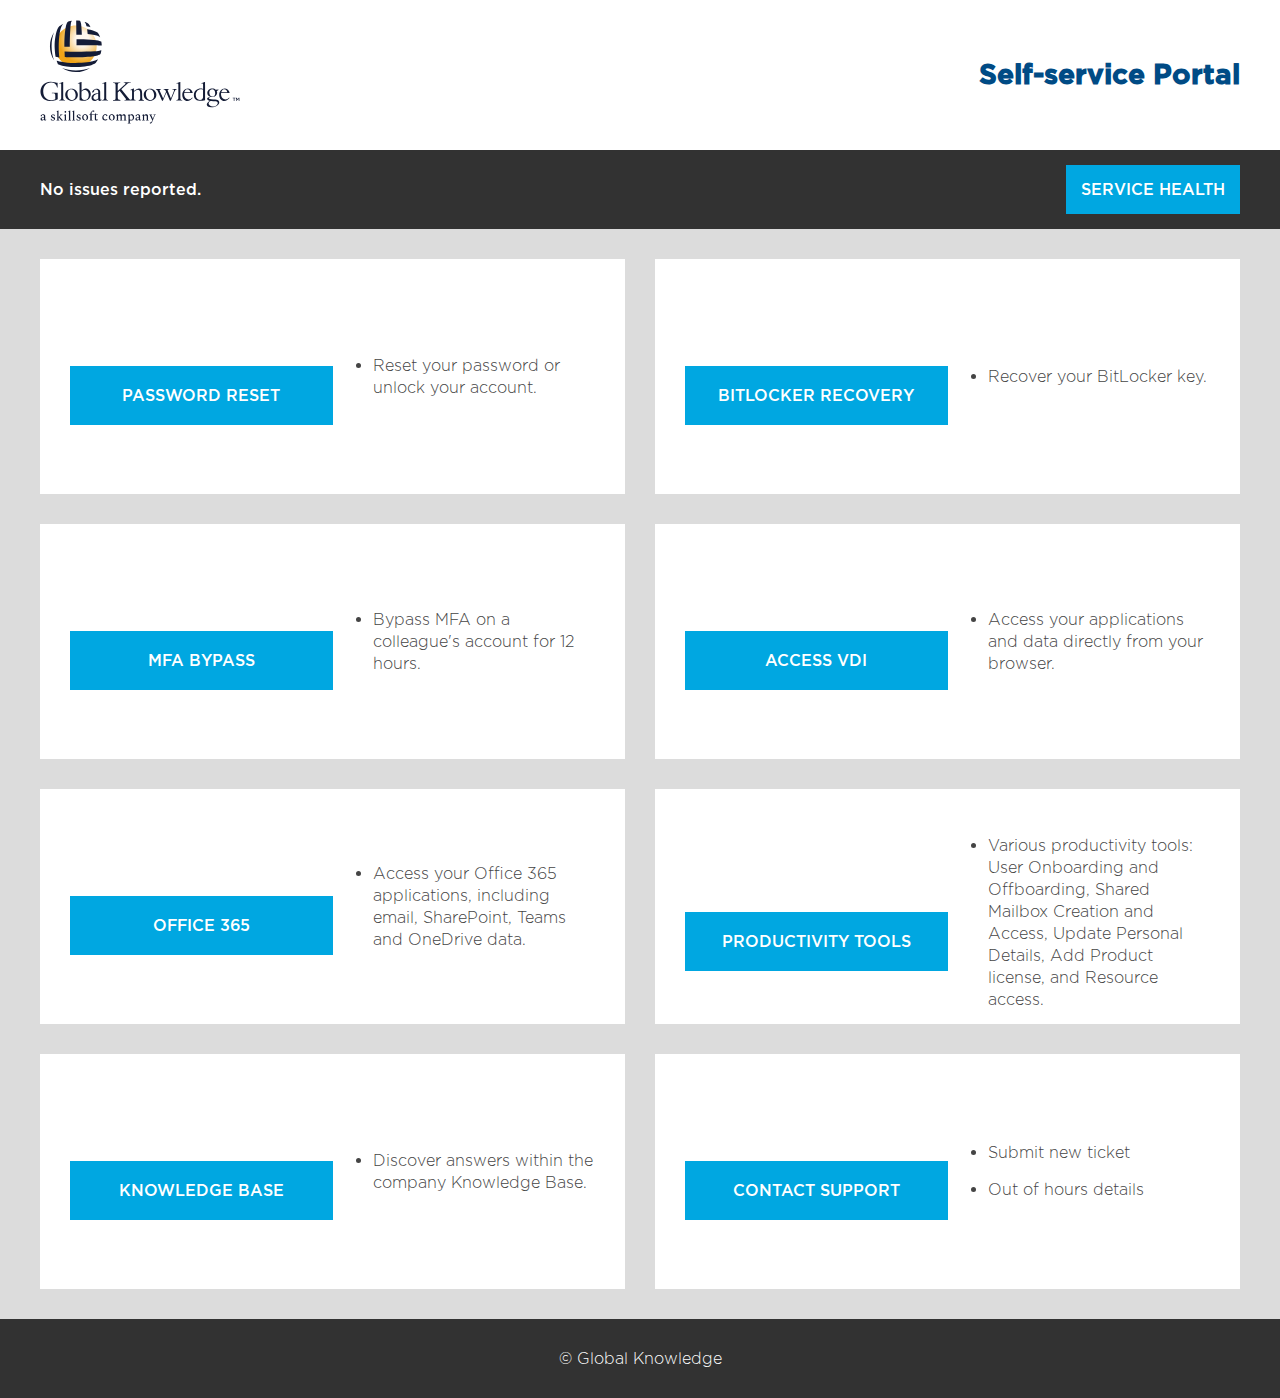
<file: index.html>
<!doctype html>
<html lang="en">

<head>
    <!-- Global site tag (gtag.js) - Google Analytics -->
    <script async src="https://www.googletagmanager.com/gtag/js?id=UA-157516369-1"></script>
    <script>
        window.dataLayer = window.dataLayer || [];
        function gtag() { dataLayer.push(arguments); }
        gtag('js', new Date());

        gtag('config', 'UA-157516369-1');
    </script>

    <!-- Google Tag Manager -->
    <script>(function (w, d, s, l, i) {
            w[l] = w[l] || []; w[l].push({
                'gtm.start':
                    new Date().getTime(), event: 'gtm.js'
            }); var f = d.getElementsByTagName(s)[0],
                j = d.createElement(s), dl = l != 'dataLayer' ? '&l=' + l : ''; j.async = true; j.src =
                    'https://www.googletagmanager.com/gtm.js?id=' + i + dl; f.parentNode.insertBefore(j, f);
        })(window, document, 'script', 'dataLayer', 'GTM-KXWKX5N');</script>
    <!-- End Google Tag Manager -->

    <!-- Required meta tags -->
    <meta charset="utf-8">
    <meta name="viewport" content="width=device-width, initial-scale=1, shrink-to-fit=no">
    <meta name="robots" content="noindex, nofollow">
    <meta name="author" content="Adam Dale">
    <!-- GK CSS -->
    <link rel="stylesheet" href="gk-selfservice.css">
    <!-- Office Fabric UI CSS for Icons -->
    <link rel="stylesheet"
        href="https://static2.sharepointonline.com/files/fabric/office-ui-fabric-js/1.4.0/css/fabric.min.css" />
    <!-- Check out this URL for a list of Icons
    https://developer.microsoft.com/en-us/fabric#/styles/web/icons
    -->

    <!-- Service Desk -->
    <script src="https://code.jquery.com/jquery-2.1.4.min.js"></script>
    <!-- End Service Desk -->

    <title>Self-service Portal</title>

</head>

<body onload="gk.checkNotifications()">


    <header>
        <div class="header u-centered">
            <div class="header__inside header__inside--left">
                <img src="gk-logo.svg" alt="GK Logo" class="header__img" />
            </div>

            <div class="header__inside header__inside--right">
                <h1 class="header__heading">Self-service Portal</h1>
            </div>

        </div>
    </header>

    <!-- Google Tag Manager (noscript) -->
    <noscript><iframe src="https://www.googletagmanager.com/ns.html?id=GTM-KXWKX5N" height="0" width="0"
            style="display:none;visibility:hidden"></iframe></noscript>
    <!-- End Google Tag Manager (noscript) -->

    <main>

        <!-- DYNAMIC NOTIFICATION AREA -->

        <section id="notification" class="u-offset">

            <!-- WHAT IS DYNAMICALLY RENDERED BY JS - UNCOMMENT TO SEE -->
            <div class="notification notification--normal" role="alert">
                <div class="notification__body u-centered">
                    <div class="message">
                        <div class="message__inside message__inside--left"><span>No issues reported.</span></div>
                        <div class="message__inside message__inside--right">
                            <a title="SERVICE HEALTH"
                                href="https://globalknowledge4.sharepoint.com/sites/automation/it-notifications-process/Lists/servicehealth/AllItems.aspx"
                                class="message__anchor message__anchor--i" target="_blank">SERVICE HEALTH</a>
                        </div>
                    </div>
                </div>
            </div>
            <!-- END WHAT IS DYNAMICALLY RENDERED BY JS - UNCOMMENT TO SEE -->

        </section>

        <!-- END DYNAMIC NOTIFICATION AREA -->

        <section class="services">

            <!--<h2 class="services__heading">Self-service options</h2>-->

            <div class="u-centered">

                <div class="container">

                    <!-- COMPLETE SERVICE BLOCK MOCKUP -->
                    <!--<div class="item">
                        <div class="service">
                            <div class="box">
                                <div class="box__inside box__inside--left self">
                                    <i class="ms-Icon ms-Icon--Unlock box__inside__icon"></i>
                                    <h3 class="box__inside__title">Unlock your Account</h3>
                                    <a title="#" href="#" class="box__inside__anchor">LAUNCH SERVICE</a>
                                </div>
                                <div class="box__inside box__inside--right">
                                    <ul class="u-list">
                                        <li>Some information about Service description 1</li>
                                        <li>Some information about Service description 2</li>
                                    </ul>
                                </div>
                            </div>
                        </div>
                    </div>-->
                    <!-- END COMPLETE SERVICE BLOCK MOCKUP -->

                    <!-- SERVICE BLOCK -->
                    <div class="item">
                        <div class="service">
                            <div class="box">
                                <div class="box__inside box__inside--left self">
                                    <i class="ms-Icon ms-Icon--Unlock box__inside__icon"></i>
                                    <h3></h3>
                                    <a title="PASSWORD RESET" href="https://aka.ms/sspr" target="_blank"
                                        class="box__inside__anchor">PASSWORD RESET</a>
                                </div>
                                <div class="box__inside box__inside--right">
                                    <ul class="u-list">
                                        <li>Reset your password or unlock your account.</li>

                                    </ul>
                                </div>
                            </div>
                        </div>
                    </div>
                    <!-- END SERVICE BLOCK -->

                    <!-- SERVICE BLOCK -->
                    <div class="item">
                        <div class="service">
                            <div class="box">
                                <div class="box__inside box__inside--left self">
                                    <i class="ms-Icon ms-Icon--LifesaverLock box__inside__icon"></i>
                                    <h3></h3>
                                    <a title="BITLOCKER RECOVERY"
                                        href="https://apps.powerapps.com/play/16dcf90a-e285-41cf-9876-8d63aab89b3f?tenantId=defa54f3-4877-425b-8965-eb5fbfd108ce"
                                        target="_blank" class="box__inside__anchor">BITLOCKER RECOVERY</a>
                                </div>
                                <div class="box__inside box__inside--right">
                                    <ul class="u-list">
                                        <li>Recover your BitLocker key.</li>
                                    </ul>
                                </div>
                            </div>
                        </div>
                    </div>
                    <!-- END SERVICE BLOCK -->

                    <!-- SERVICE BLOCK -->
                    <div class="item">
                        <div class="service">
                            <div class="box">
                                <div class="box__inside box__inside--left self">
                                    <i class="ms-Icon ms-Icon--BlockContact box__inside__icon"></i>
                                    <h3></h3>
                                    <a title="MFA BYPASS"
                                        href="https://apps.powerapps.com/play/0a472d41-19d3-4b2f-ac0a-923b1c0c31d1?tenantId=defa54f3-4877-425b-8965-eb5fbfd108ce"
                                        target="_blank" class="box__inside__anchor">MFA
                                        BYPASS</a>
                                </div>
                                <div class="box__inside box__inside--right">
                                    <ul class="u-list">
                                        <li>Bypass MFA on a colleague's account for 12 hours.</li>
                                    </ul>
                                </div>
                            </div>
                        </div>
                    </div>
                    <!-- END SERVICE BLOCK -->

                    <!-- SERVICE BLOCK -->
                    <div class="item">
                        <div class="service">
                            <div class="box">
                                <div class="box__inside box__inside--left self">
                                    <i class="ms-Icon ms-Icon--PC1 box__inside__icon"></i>
                                    <h3></h3>
                                    <a title="ACCESS VDI" href="https://rdweb.wvd.microsoft.com/arm/webclient/index.html"
                                        target="_blank" class="box__inside__anchor">ACCESS VDI</a>
                                </div>
                                <div class="box__inside box__inside--right">
                                    <ul class="u-list">
                                        <li>Access your applications and data directly from your browser.</li>
                                </div>
                            </div>
                        </div>
                    </div>
                    <!-- END SERVICE BLOCK -->

                    <!-- SERVICE BLOCK -->
                    <div class="item">
                        <div class="service">
                            <div class="box">
                                <div class="box__inside box__inside--left self">
                                    <i class="ms-Icon ms-Icon--OfficeLogo box__inside__icon"></i>
                                    <h3></h3>
                                    <a title="OFFICE 365" href="https://portal.office.com" target="_blank"
                                        class="box__inside__anchor">OFFICE 365</a>
                                </div>
                                <div class="box__inside box__inside--right">
                                    <ul class="u-list">
                                        <li>Access your Office 365 applications, including email, SharePoint, Teams and
                                            OneDrive data.</li>
                                    </ul>
                                </div>
                            </div>
                        </div>
                    </div>
                    <!-- END SERVICE BLOCK -->

                    <!-- SERVICE BLOCK -->
                    <div class="item">
                        <div class="service">
                            <div class="box">
                                <div class="box__inside box__inside--left self">
                                    <i class="ms-Icon ms-Icon--DeveloperTools box__inside__icon"></i>
                                    <h3></h3>
                                    <a title="PRODUCTIVITY TOOLS" href="./productivity.html" target="_blank"
                                        class="box__inside__anchor">PRODUCTIVITY TOOLS</a>
                                </div>
                                <div class="box__inside box__inside--right">
                                    <ul class="u-list">
                                        <li>Various productivity tools: User Onboarding and Offboarding, Shared Mailbox
                                            Creation and Access, Update Personal Details, Add Product license, and
                                            Resource access.</li>
                                    </ul>
                                </div>
                            </div>
                        </div>
                    </div>
                    <!-- END SERVICE BLOCK -->

                    <!-- SERVICE BLOCK -->
                    <div class="item">
                        <div class="service">
                            <div class="box">
                                <div class="box__inside box__inside--left self">
                                    <i class="ms-Icon ms-Icon--Articles box__inside__icon"></i>
                                    <h3></h3>
                                    <a title="KNOWLEDGE BASE" href="https://kb.globalknowledge.com" target="_blank"
                                        class="box__inside__anchor">KNOWLEDGE BASE</a>
                                </div>
                                <div class="box__inside box__inside--right">
                                    <ul class="u-list">
                                        <li>Discover answers within the company Knowledge Base.</li>
                                    </ul>
                                </div>
                            </div>
                        </div>
                    </div>
                    <!-- END SERVICE BLOCK -->

                    <!-- SERVICE BLOCK -->
                    <div class="item">
                        <div class="service">
                            <div class="box">
                                <div class="box__inside box__inside--left self">
                                    <i class="ms-Icon ms-Icon--PeopleAlert box__inside__icon"></i>
                                    <h3></h3>
                                    <a title="OUT OF HOURS" href="./ooh.html" target="_blank"
                                        class="box__inside__anchor">CONTACT SUPPORT</a>
                                </div>
                                <div class="box__inside box__inside--right">
                                    <ul class="u-list">
                                        <li>Submit new ticket</li>
                                        <li>Out of hours details</li>
                                    </ul>
                                </div>
                            </div>
                        </div>
                    </div>
                    <!-- END SERVICE BLOCK -->                                       

                </div>

            </div>

        </section>

    </main>

    <footer>
        <span>&copy; Global Knowledge</span>
    </footer>

    <script>

        var gk = {

            checkNotifications: function () {

                gk.service_url = 'https://sanortheuropegslrs01gk.blob.core.windows.net/$web/message.json?_=' + new Date().getTime();

                gk.xmlhttp = new XMLHttpRequest();

                gk.xmlhttp.open('GET', gk.service_url);
                gk.xmlhttp.send();

                gk.xmlhttp.onload = function () {

                    if (this.status != 200) {

                        return;

                    }
                    else {

                        gk.response = JSON.parse(this.responseText);

                        if (gk.response.show) {

                            gk.notification = "<div class=\"notification " + gk.response.class + "\" role=\"alert\"><div class=\"notification__body u-centered\"><div class=\"message\"><div class=\"message__inside message__inside--left\"><span>" + gk.response.message + "</span></div><div class=\"message__inside message__inside--right\"><a title=\"ACTIVE ISSUES\" href=\" " + gk.response.active_issues + " \" class=\"message__anchor " + gk.response.anchor_css + "\" target=\"_blank\">ACTIVE ISSUES</a></div></div></div></div>";

                            document.getElementById("notification").innerHTML = gk.notification;

                        }

                    }

                }

                gk.xmlhttp.onerror = function () {

                    return;

                }

            }

        }

    </script>

    <script src="https://servicedesk.globalknowledge.com/assets/chat/chat.min.js"></script>
    <script>
        $(function () {
            new ZammadChat({
                background: '#132121',
                fontSize: '12px',
                chatId: 1
            });
        });
    </script>


</body>

</html>
</file>
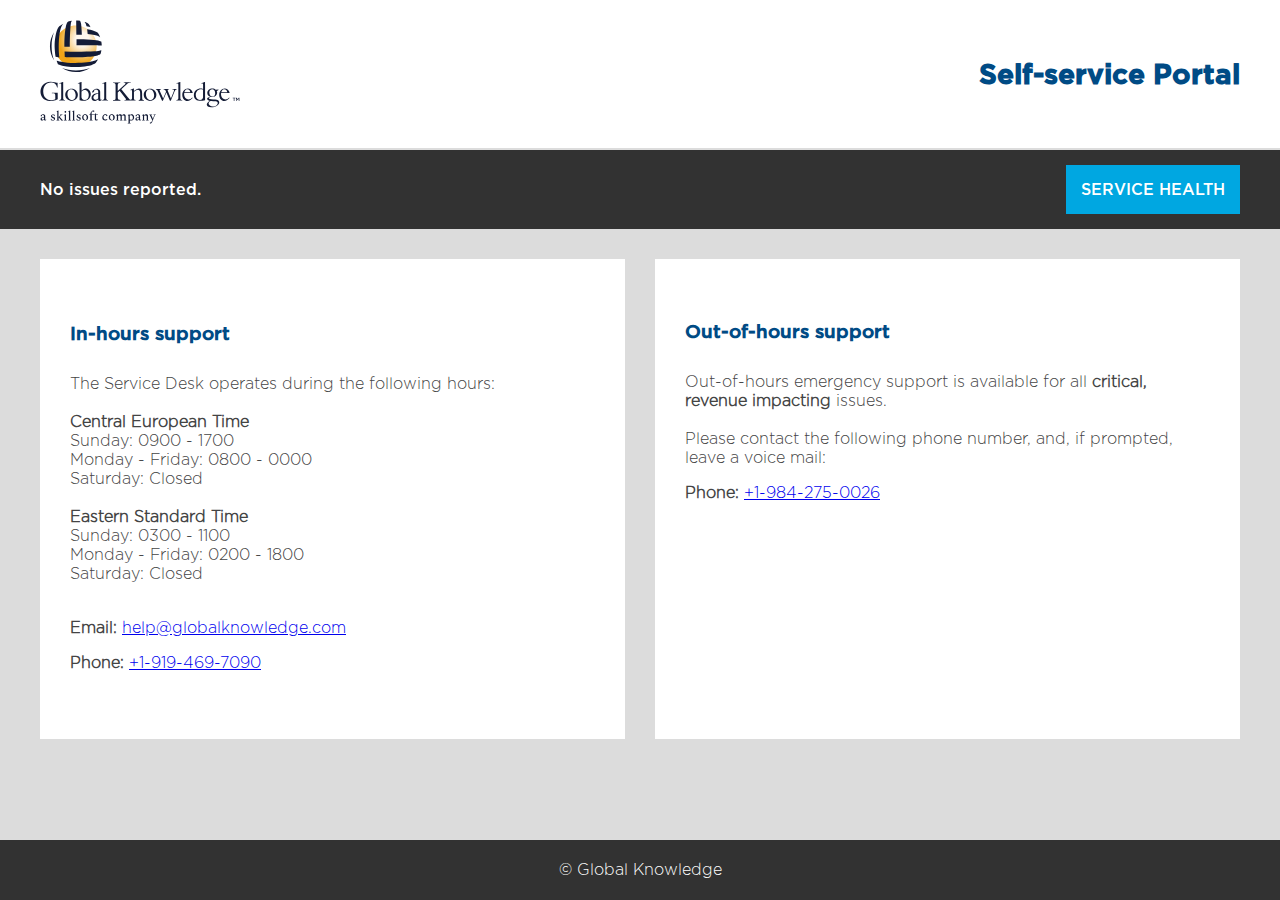
<file: ooh.html>
<!doctype html>
<html lang="en" class="sticky-footer">

<head>
    <!-- Global site tag (gtag.js) - Google Analytics -->
    <script async src="https://www.googletagmanager.com/gtag/js?id=UA-157516369-1"></script>
    <script>
        window.dataLayer = window.dataLayer || [];
        function gtag() { dataLayer.push(arguments); }
        gtag('js', new Date());

        gtag('config', 'UA-157516369-1');
    </script>

    <!-- Google Tag Manager -->
    <script>(function (w, d, s, l, i) {
            w[l] = w[l] || []; w[l].push({
                'gtm.start':
                    new Date().getTime(), event: 'gtm.js'
            }); var f = d.getElementsByTagName(s)[0],
                j = d.createElement(s), dl = l != 'dataLayer' ? '&l=' + l : ''; j.async = true; j.src =
                    'https://www.googletagmanager.com/gtm.js?id=' + i + dl; f.parentNode.insertBefore(j, f);
        })(window, document, 'script', 'dataLayer', 'GTM-KXWKX5N');</script>
    <!-- End Google Tag Manager -->

    <!-- Required meta tags -->
    <meta charset="utf-8">
    <meta name="viewport" content="width=device-width, initial-scale=1, shrink-to-fit=no">
    <meta name="robots" content="noindex, nofollow">
    <meta name="author" content="Adam Dale">
    <!-- GK CSS -->
    <link rel="stylesheet" href="gk-selfservice.css">
    <!-- Office Fabric UI CSS for Icons -->
    <link rel="stylesheet"
        href="https://static2.sharepointonline.com/files/fabric/office-ui-fabric-js/1.4.0/css/fabric.min.css" />
    <!-- Check out this URL for a list of Icons
    https://developer.microsoft.com/en-us/fabric#/styles/web/icons
    
    -->

    <!-- Service Desk -->
    <script src="https://code.jquery.com/jquery-2.1.4.min.js"></script>
    <!-- End Service Desk -->

    <title>Self-service Portal</title>

</head>

<body onload="gk.checkNotifications()">


    <header>
        <div class="header u-centered">
            <div class="header__inside header__inside--left">
                <img src="gk-logo.svg" alt="GK Logo" class="header__img" />
            </div>

            <div class="header__inside header__inside--right">
                <h1 class="header__heading">Self-service Portal</h1>
            </div>

        </div>
    </header>

    <!-- Google Tag Manager (noscript) -->
    <noscript><iframe src="https://www.googletagmanager.com/ns.html?id=GTM-KXWKX5N" height="0" width="0"
            style="display:none;visibility:hidden"></iframe></noscript>
    <!-- End Google Tag Manager (noscript) -->

    <main>

        <!-- DYNAMIC NOTIFICATION AREA -->

        <section id="notification" class="u-offset">

            <!-- WHAT IS DYNAMICALLY RENDERED BY JS - UNCOMMENT TO SEE -->
            <div class="notification notification--normal" role="alert">
                <div class="notification__body u-centered">
                    <div class="message">
                        <div class="message__inside message__inside--left"><span>No issues reported.</span></div>
                        <div class="message__inside message__inside--right">
                            <a title="SERVICE HEALTH"
                                href="https://globalknowledge4.sharepoint.com/sites/automation/it-notifications-process/Lists/servicehealth/AllItems.aspx"
                                class="message__anchor message__anchor--i" target="_blank">SERVICE HEALTH</a>
                        </div>
                    </div>
                </div>
            </div>
            <!-- END WHAT IS DYNAMICALLY RENDERED BY JS - UNCOMMENT TO SEE -->

        </section>

        <!-- END DYNAMIC NOTIFICATION AREA -->

        <section class="services">

            <!--<h2 class="services__heading">Self-service options</h2>-->


            <div class="u-centered">

                <div class="container">

                    <!-- COMPLETE SERVICE BLOCK MOCKUP -->
                    <div class="item">
                        <div class="service">
                            <div class="box box--no-fixed-height">
                                <div class="box__inside box__inside--right">
                                    <h3 class="box__inside__title">In-hours support</h3>
                                    The Service Desk operates during the following hours:<br><br>
                                    <b>Central European Time</b><br>
                                    Sunday: 0900 - 1700<br>
                                    Monday - Friday: 0800 - 0000<br>
                                    Saturday: Closed<br><br>

                                    <b>Eastern Standard Time</b><br>
                                    Sunday: 0300 - 1100<br>
                                    Monday - Friday: 0200 - 1800<br>
                                    Saturday: Closed<br><br>
<!-- 
                                    <button id="feedback-form">Submit ticket</button>
                                    <script id="zammad_form_script"
                                        src="https://servicedesk.globalknowledge.com/assets/form/form.js"></script>
                                    
                                    <script>
                                        $(function () {
                                            $('#feedback-form').ZammadForm({
                                                messageTitle: 'Submit new ticket',
                                                messageSubmit: 'Submit',
                                                messageThankYou: 'Thank you for your inquiry (#%s)! We\'ll contact you as soon as possible.',
                                                showTitle: true,
                                                modal: true,
                                                attachmentSupport: true
                                            });
                                        });
                                    </script>
                                    -->
                                    <p><b>Email:</b> <a href="mailto:help@globalknowledge.com">help@globalknowledge.com</a><br>
                                    <p><b>Phone:</b> <a href="tel:+1-919-469-7090">+1-919-469-7090</a></p>
                                    <br>
                                </div>
                            </div>
                        </div>
                    </div>
                    <!-- END COMPLETE SERVICE BLOCK MOCKUP -->

                    <!-- COMPLETE SERVICE BLOCK MOCKUP -->
                    <div class="item">
                        <div class="service">
                            <div class="box box--no-fixed-height">
                                <div class="box__inside box__inside--right">
                                    <h3 class="box__inside__title">Out-of-hours support</h3>
                                    Out-of-hours emergency support is available for all <b>critical, revenue
                                        impacting</b> issues.<br><br>
                                    Please contact the following phone number, and, if prompted, leave a voice mail:
                                    <p><b>Phone:</b> <a href="tel:+1-984-275-0026">+1-984-275-0026</a></p>

                                    <br><br><br><br><br><br><br><br><br><br>
                                    </ul>
                                </div>
                            </div>
                        </div>
                    </div>
                    <!-- END COMPLETE SERVICE BLOCK MOCKUP -->
                </div>

            </div>

        </section>

    </main>

    <footer>
        <span>&copy; Global Knowledge</span>
    </footer>

    <script>

        var gk = {

            checkNotifications: function () {

                gk.service_url = 'https://sanortheuropegslrs01gk.blob.core.windows.net/$web/message.json?_=' + new Date().getTime();

                gk.xmlhttp = new XMLHttpRequest();

                gk.xmlhttp.open('GET', gk.service_url);
                gk.xmlhttp.send();

                gk.xmlhttp.onload = function () {

                    if (this.status != 200) {

                        return;

                    }
                    else {

                        gk.response = JSON.parse(this.responseText);

                        if (gk.response.show) {

                            gk.notification = "<div class=\"notification " + gk.response.class + "\" role=\"alert\"><div class=\"notification__body u-centered\"><div class=\"message\"><div class=\"message__inside message__inside--left\"><span>" + gk.response.message + "</span></div><div class=\"message__inside message__inside--right\"><a title=\"ACTIVE ISSUES\" href=\" " + gk.response.active_issues + " \" class=\"message__anchor " + gk.response.anchor_css + "\" target=\"_blank\">ACTIVE ISSUES</a></div></div></div></div>";

                            document.getElementById("notification").innerHTML = gk.notification;

                        }

                    }

                }

                gk.xmlhttp.onerror = function () {

                    return;

                }

            }

        }

    </script>

    <script src="https://servicedesk.globalknowledge.com/assets/chat/chat.min.js"></script>
    <script>
        $(function () {
            new ZammadChat({
                background: '#132121',
                fontSize: '12px',
                chatId: 1
            });
        });
    </script>

</body>

</html>
</file>
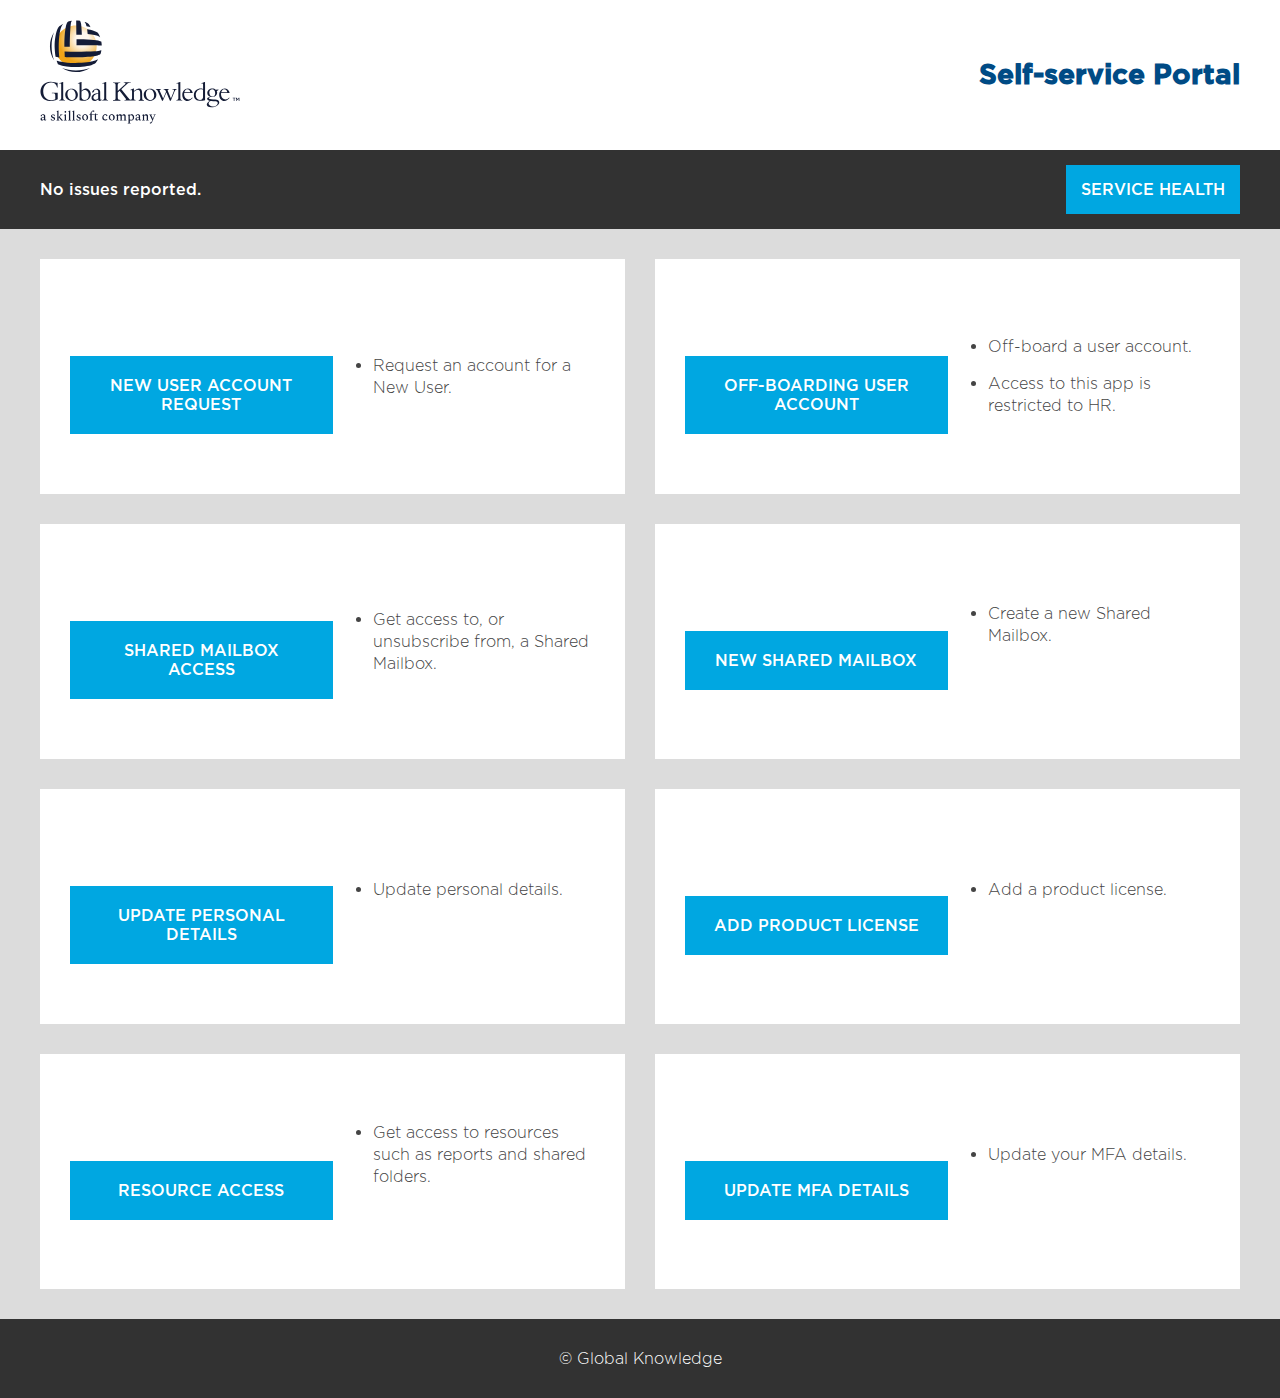
<file: productivity.html>
<!doctype html>
<html lang="en">

<head>
    <!-- Global site tag (gtag.js) - Google Analytics -->
    <script async src="https://www.googletagmanager.com/gtag/js?id=UA-157516369-1"></script>
    <script>
        window.dataLayer = window.dataLayer || [];
        function gtag() { dataLayer.push(arguments); }
        gtag('js', new Date());

        gtag('config', 'UA-157516369-1');
    </script>

    <!-- Google Tag Manager -->
    <script>(function (w, d, s, l, i) {
            w[l] = w[l] || []; w[l].push({
                'gtm.start':
                    new Date().getTime(), event: 'gtm.js'
            }); var f = d.getElementsByTagName(s)[0],
                j = d.createElement(s), dl = l != 'dataLayer' ? '&l=' + l : ''; j.async = true; j.src =
                    'https://www.googletagmanager.com/gtm.js?id=' + i + dl; f.parentNode.insertBefore(j, f);
        })(window, document, 'script', 'dataLayer', 'GTM-KXWKX5N');</script>
    <!-- End Google Tag Manager -->

    <!-- Required meta tags -->
    <meta charset="utf-8">
    <meta name="viewport" content="width=device-width, initial-scale=1, shrink-to-fit=no">
    <meta name="robots" content="noindex, nofollow">
    <meta name="author" content="Adam Dale">
    <!-- GK CSS -->
    <link rel="stylesheet" href="gk-selfservice.css">
    <!-- Office Fabric UI CSS for Icons -->
    <link rel="stylesheet"
        href="https://static2.sharepointonline.com/files/fabric/office-ui-fabric-js/1.4.0/css/fabric.min.css" />
    <!-- Check out this URL for a list of Icons
    https://developer.microsoft.com/en-us/fabric#/styles/web/icons
    
    -->
    <script src="https://code.jquery.com/jquery-2.1.4.min.js"></script>

    <!-- Service Desk -->
    <script src="https://code.jquery.com/jquery-2.1.4.min.js"></script>
    <!-- End Service Desk -->

    <title>Self-service Portal</title>

</head>

<body onload="gk.checkNotifications()">


    <header>
        <div class="header u-centered">
            <div class="header__inside header__inside--left">
                <img src="gk-logo.svg" alt="GK Logo" class="header__img" />
            </div>

            <div class="header__inside header__inside--right">
                <h1 class="header__heading">Self-service Portal</h1>
            </div>

        </div>
    </header>

    <!-- Google Tag Manager (noscript) -->
    <noscript><iframe src="https://www.googletagmanager.com/ns.html?id=GTM-KXWKX5N" height="0" width="0"
            style="display:none;visibility:hidden"></iframe></noscript>
    <!-- End Google Tag Manager (noscript) -->

    <main>

        <!-- DYNAMIC NOTIFICATION AREA -->

        <section id="notification" class="u-offset">

            <!-- WHAT IS DYNAMICALLY RENDERED BY JS - UNCOMMENT TO SEE -->
            <div class="notification notification--normal" role="alert">
                <div class="notification__body u-centered">
                    <div class="message">
                        <div class="message__inside message__inside--left"><span>No issues reported.</span></div>
                        <div class="message__inside message__inside--right">
                            <a title="SERVICE HEALTH"
                                href="https://globalknowledge4.sharepoint.com/sites/automation/it-notifications-process/Lists/servicehealth/AllItems.aspx"
                                class="message__anchor message__anchor--i" target="_blank">SERVICE HEALTH</a>
                        </div>
                    </div>
                </div>
            </div>
            <!-- END WHAT IS DYNAMICALLY RENDERED BY JS - UNCOMMENT TO SEE -->

        </section>

        <!-- END DYNAMIC NOTIFICATION AREA -->

        <section class="services">

            <!--<h2 class="services__heading">Self-service options</h2>-->

            <div class="u-centered">

                <div class="container">

                    <!-- SERVICE BLOCK -->
                    <div class="item">
                        <div class="service">
                            <div class="box">
                                <div class="box__inside box__inside--left self">
                                    <i class="ms-Icon ms-Icon--PeopleAdd box__inside__icon"></i>
                                    <h3></h3>
                                    <a title="NEW USER ACCOUNT REQUEST"
                                        href="https://apps.powerapps.com/play/219fa4cd-a04a-48e7-83b4-5be44e6b6998?tenantId=defa54f3-4877-425b-8965-eb5fbfd108ce&source=portal&screenColor=rgba(253%2C+193%2C+2%2C+1)"
                                        target="_blank" class="box__inside__anchor">NEW USER ACCOUNT REQUEST</a>
                                </div>
                                <div class="box__inside box__inside--right">
                                    <ul class="u-list">
                                        <li>Request an account for a New User.</li>
                                    </ul>
                                </div>
                            </div>
                        </div>
                    </div>
                    <!-- END SERVICE BLOCK -->

                    <!-- SERVICE BLOCK -->
                    <div class="item">
                        <div class="service">
                            <div class="box">
                                <div class="box__inside box__inside--left self">
                                    <i class="ms-Icon ms-Icon--StatusErrorFull box__inside__icon"></i>
                                    <h3></h3>
                                    <a title="OFF-BOARDING USER ACCOUNT"
                                        href="https://apps.powerapps.com/play/905a1cac-5a1f-4bc7-9c63-e94a1c7ad8de?tenantId=defa54f3-4877-425b-8965-eb5fbfd108ce"
                                        target="_blank" class="box__inside__anchor">OFF-BOARDING USER ACCOUNT</a>
                                </div>
                                <div class="box__inside box__inside--right">
                                    <ul class="u-list">
                                        <li>Off-board a user account.</li>
                                        <li>Access to this app is restricted to HR.</li>
                                    </ul>
                                </div>
                            </div>
                        </div>
                    </div>
                    <!-- END SERVICE BLOCK -->

                    <!-- SERVICE BLOCK -->
                    <div class="item">
                        <div class="service">
                            <div class="box">
                                <div class="box__inside box__inside--left self">
                                    <i class="ms-Icon ms-Icon--PublicEmail box__inside__icon"></i>
                                    <h3></h3>
                                    <a title="SHARED MAILBOX ACCESS OR UNSUBSCRIBE"
                                        href="https://apps.powerapps.com/play/3c8bff41-8219-4248-ab24-75dd22ff4faf?tenantId=defa54f3-4877-425b-8965-eb5fbfd108ce&source=portal&screenColor=rgba(0%2C+176%2C+240%2C+1)"
                                        target="_blank" class="box__inside__anchor">SHARED MAILBOX ACCESS</a>
                                </div>
                                <div class="box__inside box__inside--right">
                                    <ul class="u-list">
                                        <li>Get access to, or unsubscribe from, a Shared Mailbox.</li>
                                    </ul>
                                </div>
                            </div>
                        </div>
                    </div>
                    <!-- END SERVICE BLOCK -->

                    <!-- SERVICE BLOCK -->
                    <div class="item">
                        <div class="service">
                            <div class="box">
                                <div class="box__inside box__inside--left self">
                                    <i class="ms-Icon ms-Icon--Mail box__inside__icon"></i>
                                    <h3></h3>
                                    <a title="NEW SHARED MAILBOX"
                                        href="https://apps.powerapps.com/play/fffb1280-a564-4982-b2b6-8982509646b4?tenantId=defa54f3-4877-425b-8965-eb5fbfd108ce&source=portal&screenColor=rgba(0%2C+176%2C+240%2C+1)"
                                        target="_blank" class="box__inside__anchor">NEW SHARED MAILBOX</a>
                                </div>
                                <div class="box__inside box__inside--right">
                                    <ul class="u-list">
                                        <li>Create a new Shared Mailbox.</li>
                                        <br>
                                    </ul>
                                </div>
                            </div>
                        </div>
                    </div>
                    <!-- END SERVICE BLOCK -->

                    <!-- SERVICE BLOCK -->
                    <div class="item">
                        <div class="service">
                            <div class="box">
                                <div class="box__inside box__inside--left self">
                                    <i class="ms-Icon ms-Icon--People box__inside__icon"></i>
                                    <h3></h3>
                                    <a title="UPDATE USER INFO"
                                        href="https://apps.powerapps.com/play/d0d436e2-2f0d-4e12-9a4c-159f09d45c07?tenantId=defa54f3-4877-425b-8965-eb5fbfd108ce&source=portal&screenColor=rgba(0%2C+176%2C+240%2C+1)"
                                        target="_blank" class="box__inside__anchor">UPDATE PERSONAL DETAILS</a>
                                </div>
                                <div class="box__inside box__inside--right">
                                    <ul class="u-list">
                                        <li>Update personal details.</li>
                                        <br>
                                    </ul>
                                </div>
                            </div>
                        </div>
                    </div>
                    <!-- END SERVICE BLOCK -->

                    <!-- SERVICE BLOCK -->
                    <div class="item">
                        <div class="service">
                            <div class="box">
                                <div class="box__inside box__inside--left self">
                                    <i class="ms-Icon ms-Icon--OfficeLogo box__inside__icon"></i>
                                    <h3></h3>
                                    <a title="ADD PRODUCT LICENSE"
                                        href="https://apps.powerapps.com/play/32eff6cd-8ec6-435a-8397-6b51cdd7d95e?tenantId=defa54f3-4877-425b-8965-eb5fbfd108ce&source=portal&screenColor=rgba(0%2C+176%2C+240%2C+1)"
                                        target="_blank" class="box__inside__anchor">ADD PRODUCT LICENSE</a>
                                </div>
                                <div class="box__inside box__inside--right">
                                    <ul class="u-list">
                                        <li>Add a product license.</li>
                                        <br>
                                    </ul>
                                </div>
                            </div>
                        </div>
                    </div>
                    <!-- END SERVICE BLOCK -->

                    <!-- SERVICE BLOCK -->
                    <div class="item">
                        <div class="service">
                            <div class="box">
                                <div class="box__inside box__inside--left self">
                                    <i class="ms-Icon ms-Icon--PeopleAdd box__inside__icon"></i>
                                    <h3></h3>
                                    <a title="RESOURCE ACCESS"
                                        href="https://apps.powerapps.com/play/63d9ccd3-6608-4445-974d-47f0a11333c1?tenantId=defa54f3-4877-425b-8965-eb5fbfd108ce&source=portal&screenColor=rgba(0%2C+176%2C+240%2C+1)&hidenavbar=true"
                                        target="_blank" class="box__inside__anchor">RESOURCE ACCESS</a>
                                </div>
                                <div class="box__inside box__inside--right">
                                    <ul class="u-list">
                                        <li>Get access to resources such as reports and shared folders.</li>
                                        <br>
                                    </ul>
                                </div>
                            </div>
                        </div>
                    </div>
                    <!-- END SERVICE BLOCK -->

                    <!-- SERVICE BLOCK -->
                    <div class="item">
                        <div class="service">
                            <div class="box">
                                <div class="box__inside box__inside--left self">
                                    <i class="ms-Icon ms-Icon--PlayerSettings box__inside__icon"></i>
                                    <h3></h3>
                                    <a title="UPDATE MFA DETAILS" href="https://aka.ms/mfasetup" target="_blank"
                                        class="box__inside__anchor">UPDATE MFA DETAILS</a>
                                </div>
                                <div class="box__inside box__inside--right">
                                    <ul class="u-list">
                                        <li>Update your MFA details.</li>
                                        <br>
                                    </ul>
                                </div>
                            </div>
                        </div>
                    </div>
                    <!-- END SERVICE BLOCK -->

                </div>
            </div>
        </section>
    </main>

    <footer>
        <span>&copy; Global Knowledge</span>
    </footer>

    <script>

        var gk = {
            checkNotifications: function () {
                gk.service_url = 'https://sanortheuropegslrs01gk.blob.core.windows.net/$web/message.json?_=' + new Date().getTime();
                gk.xmlhttp = new XMLHttpRequest();
                gk.xmlhttp.open('GET', gk.service_url);
                gk.xmlhttp.send();
                gk.xmlhttp.onload = function () {
                    if (this.status != 200) {
                        return;
                    }
                    else {
                        gk.response = JSON.parse(this.responseText);
                        if (gk.response.show) {
                            gk.notification = "<div class=\"notification " + gk.response.class + "\" role=\"alert\"><div class=\"notification__body u-centered\"><div class=\"message\"><div class=\"message__inside message__inside--left\"><span>" + gk.response.message + "</span></div><div class=\"message__inside message__inside--right\"><a title=\"ACTIVE ISSUES\" href=\" " + gk.response.active_issues + " \" class=\"message__anchor " + gk.response.anchor_css + "\" target=\"_blank\">ACTIVE ISSUES</a></div></div></div></div>";
                            document.getElementById("notification").innerHTML = gk.notification;
                        }
                    }
                }
                gk.xmlhttp.onerror = function () {
                    return;
                }
            }
        }
    </script>

    <script src="https://servicedesk.globalknowledge.com/assets/chat/chat.min.js"></script>
    <script>
        $(function () {
            new ZammadChat({
                background: '#132121',
                fontSize: '12px',
                chatId: 1
            });
        });
    </script>

</body>

</html>
</file>
<file: gk-selfservice.css>
/*

Written by Adam Dale

To-Do

-Import GK Fonts???

GK Palette

Light blue: #00a7e1;
Dark blue: #004b85;
Light Grey: #dcdcdc;
Dark Grey: #323232;

*/

@font-face {
    font-family: 'Gotham-Light';
    src: url("Gotham-Light.otf") format("opentype");
}
@font-face {
    font-family: 'Gotham-Medium';
    src: url("Gotham-Medium.otf") format("opentype");
}
@font-face {
    font-family: 'Gotham-Bold';
    src: url("Gotham-Bold.otf") format("opentype");
}

body {
    margin:0px;
    padding:0px;
    font-family: 'Gotham-Light', 'Lucida Sans', 'Lucida Sans Regular', 'Lucida Grande', 'Lucida Sans Unicode';
    font-size: 16px;
    color:#444444;
}

/* Standard Theme */

.services {
    background-color:#dcdcdc;
}
.services__heading {
    color:#004b85;
}
.box__inside__icon {
    color:#004b85;
}
.box__inside__title {
    color:#004b85;
}
.box__inside__anchor,
.box__inside__anchor:visited {
    background-color: #00a7e1;
}
.box__inside__anchor:hover {
    background-color: #004b85;
}

/* GK Alt Theme */

.gk-alt-theme .services {
    color:#ccc;
    background-color:#4d4d4d;
}
.gk-alt-theme .services__heading {
    color:#ccc;
}
.gk-alt-theme .box__inside__icon {
    color:#ccc;
}
.gk-alt-theme .box__inside__title {
    color:#ccc;
}
.gk-alt-theme .box__inside__anchor,
.gk-alt-theme .box__inside__anchor:visited {
    background-color: #ffb900;
}
.gk-alt-theme .box__inside__anchor:hover {
    background-color: #e6a800;
}
.gk-alt-theme .box {
    border:1px solid #ccc;
    background-color: #333333;
}

/* Utils */

.u-centered {
    margin:0px auto;
    width:auto;
}
.u-offset {
    margin-top:150px;
}
.u-list > li {
    margin:0.9375rem 0rem;
    line-height: 1.375rem;
}

/* Header */

header {
    padding:1.25rem 0rem;
    background-color:#ffffff;
    position:fixed;
    width:100%;
    top:0px;
}
.header {
    display:flex;
    flex-wrap: wrap;
    align-items: center;
    padding:0rem 1.25rem;
}
.header__img {
    width: 200px;
}
.header__inside {
    flex-grow: 1;
}
.header__inside--left {
    text-align: left;
}
.header__inside--right {
    text-align: right;
}
.header__heading {
    padding:0px;
    margin:0px;
    color:#004b85;
    font-size:1.25rem;
    font-family: 'Gotham-Bold', 'Lucida Sans', 'Lucida Sans Regular', 'Lucida Grande', 'Lucida Sans Unicode';
}

/* Notification */

.notification {
    color:#ffffff;
    font-family: 'Gotham-Medium', 'Lucida Sans', 'Lucida Sans Regular', 'Lucida Grande', 'Lucida Sans Unicode';
}
.notification--red {
    background-color:#721c24;
}
.notification--amber {
    background-color: #856404;
}
.notification--normal {
    background-color: #323232;
}
.notification--i {
    background-color: #004b85;
}
.notification__body {
    padding:1.875rem 1.875rem;
}

.message {
    display:flex;
    flex-wrap: wrap;
    align-items: center;
}
.message__inside {
    flex-grow: 1;
}
.message__inside--left {
    text-align: left;
}
.message__inside--right {
    text-align: right;
}
.message__anchor,
.message__anchor:visited {
    padding:0.9375rem;
    text-decoration: none;
}
.message__anchor--red {
    background-color: #f8d7da;
    color: #721c24;
}
.message__anchor--amber {
    background-color: #fff3cd;
    color: #856404;
}
.message__anchor--i {
    background-color: #00a7e1;
    color: #ffffff;
}

/* Self-services */

.services {
    padding:0.9375rem 0rem;
}
.services__heading {
    text-align: center;
    padding:1.25rem 0rem;
    font-family: 'Gotham-Bold', 'Lucida Sans', 'Lucida Sans Regular', 'Lucida Grande', 'Lucida Sans Unicode';
}
.container {
    display:flex;
    flex-wrap: wrap;
}
.item {
    flex-basis: 100%;
}
.service {
    padding:0rem 0.9375rem;
    margin:0.9375rem 0rem;
}
.box {
    background-color:#ffffff;
    padding:1.875rem;
    display:flex;
    flex-wrap: wrap;
    height:175px;
    align-items: center;
}
.box--no-fixed-height {
    height: auto;
}
.box__inside {
    flex-grow: 1;
    flex-basis: 50%;
}
.box__inside--left {
    text-align: center;
}
.box__inside__icon {
    text-align: center;
    display:inline-block;
    font-size: 3.125rem;
    font-weight: bold;
}
.box__inside__title {
    margin:0rem;
    padding:1.875rem 0rem;
    font-family: 'Gotham-Medium', 'Lucida Sans', 'Lucida Sans Regular', 'Lucida Grande', 'Lucida Sans Unicode';
}
.box__inside__anchor,
.box__inside__anchor:visited {
    padding:1.25rem;
    color:#ffffff;
    text-align: center;
    text-decoration: none;
    display:block;
    font-family: 'Gotham-Medium', 'Lucida Sans', 'Lucida Sans Regular', 'Lucida Grande', 'Lucida Sans Unicode';
}
.box__inside__anchor:hover {
    transition: 0.5s;
}

/* Footer */

footer {
    background-color:#323232;
    color:#ffffff;
    text-align: center;
    padding:1.875rem;
}

/* Sticky Footer */

html.sticky-footer {
    position:relative;
    min-height: 100%;
}
html.sticky-footer body {
    margin-bottom: 60px;
    background-color: #dcdcdc;
}
html.sticky-footer .box--no-fixed-height {
    min-height: 420px;
}
html.sticky-footer footer {
    position:absolute;
    bottom: 0;
    width: 100%;
    height: 60px;
    line-height: 60px;
    padding: 0px;
}

/* Styling for bigger screens */

@media (min-width: 1200px) {
    .header {
        padding:0rem 0rem;
    }
    .header__heading {
        font-size:1.75rem;
    }
    .u-centered {
        width:1200px;
    }
    .notification__red {
        padding:1.875rem 0rem;
    }
    .container {
        margin-left:-15px;
        margin-right:-15px;
    }
    .item {
        flex-basis: 50%;
    }
}
</file>
